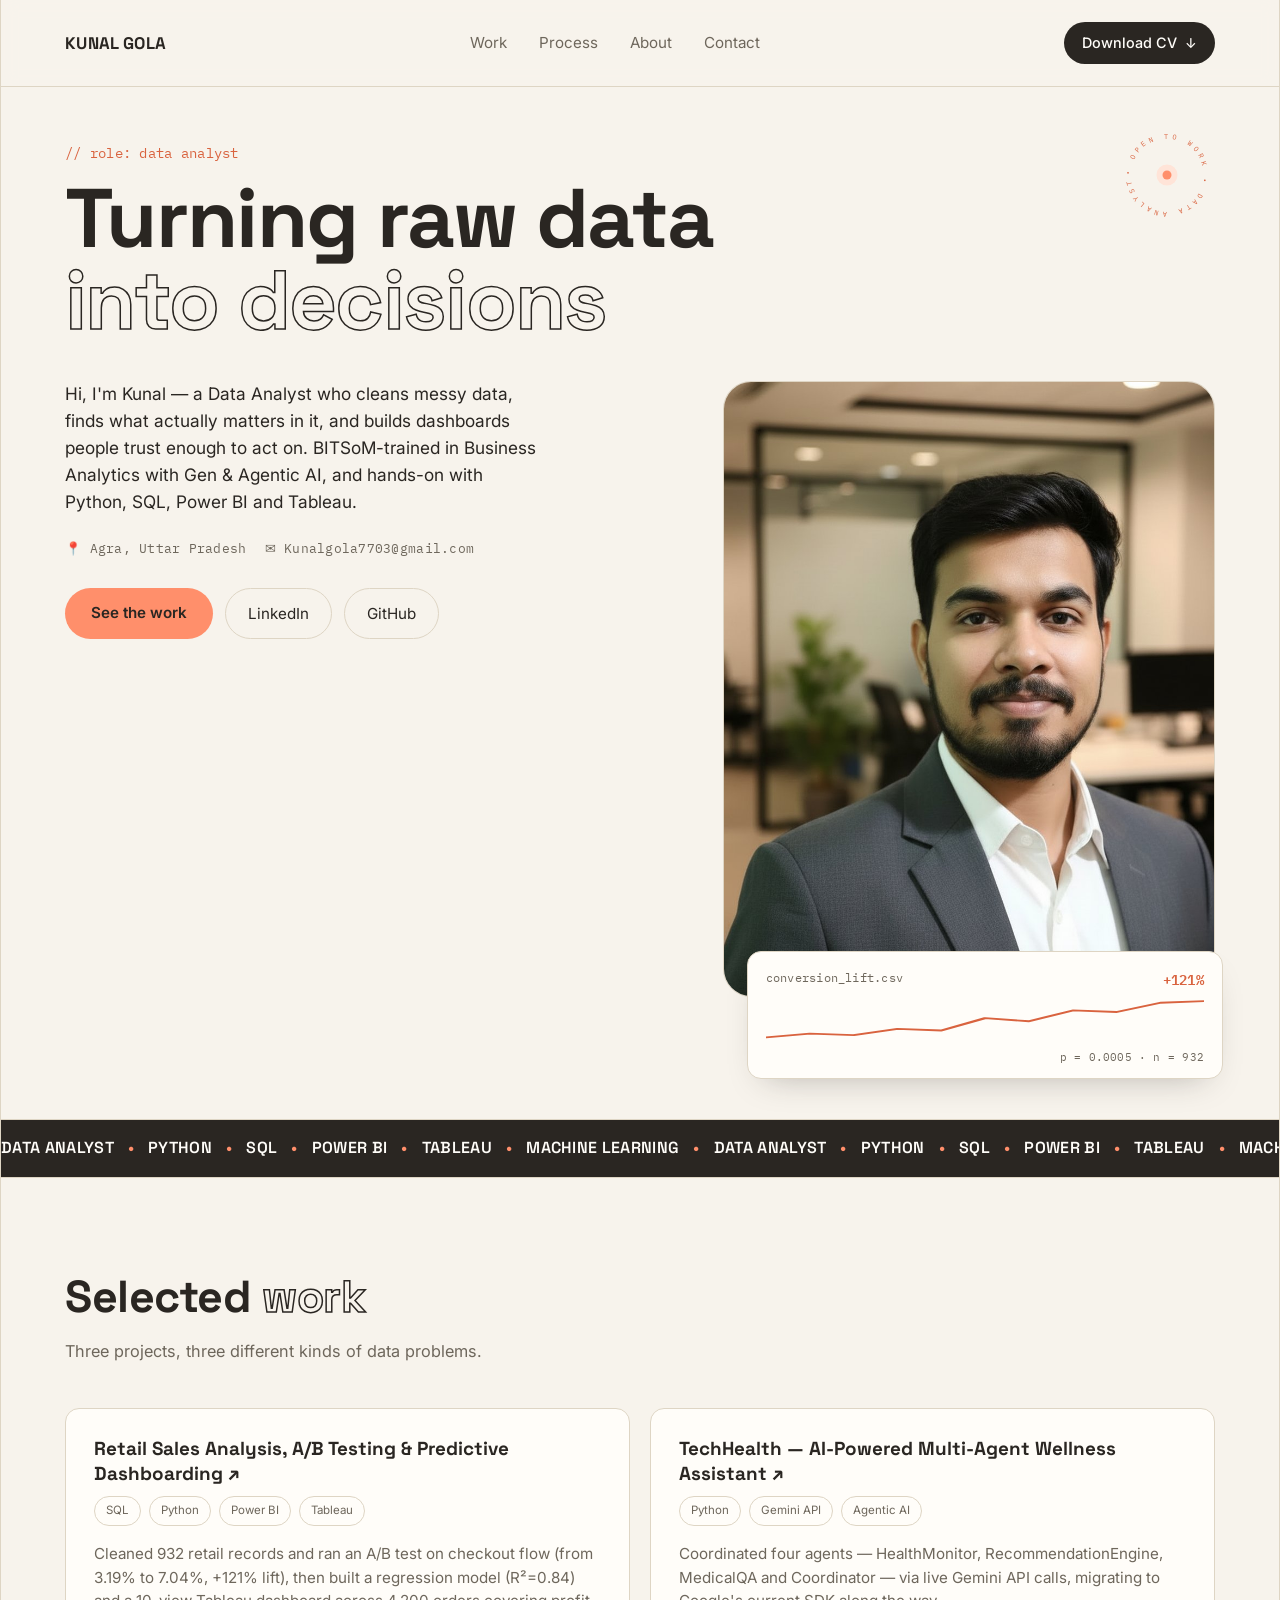
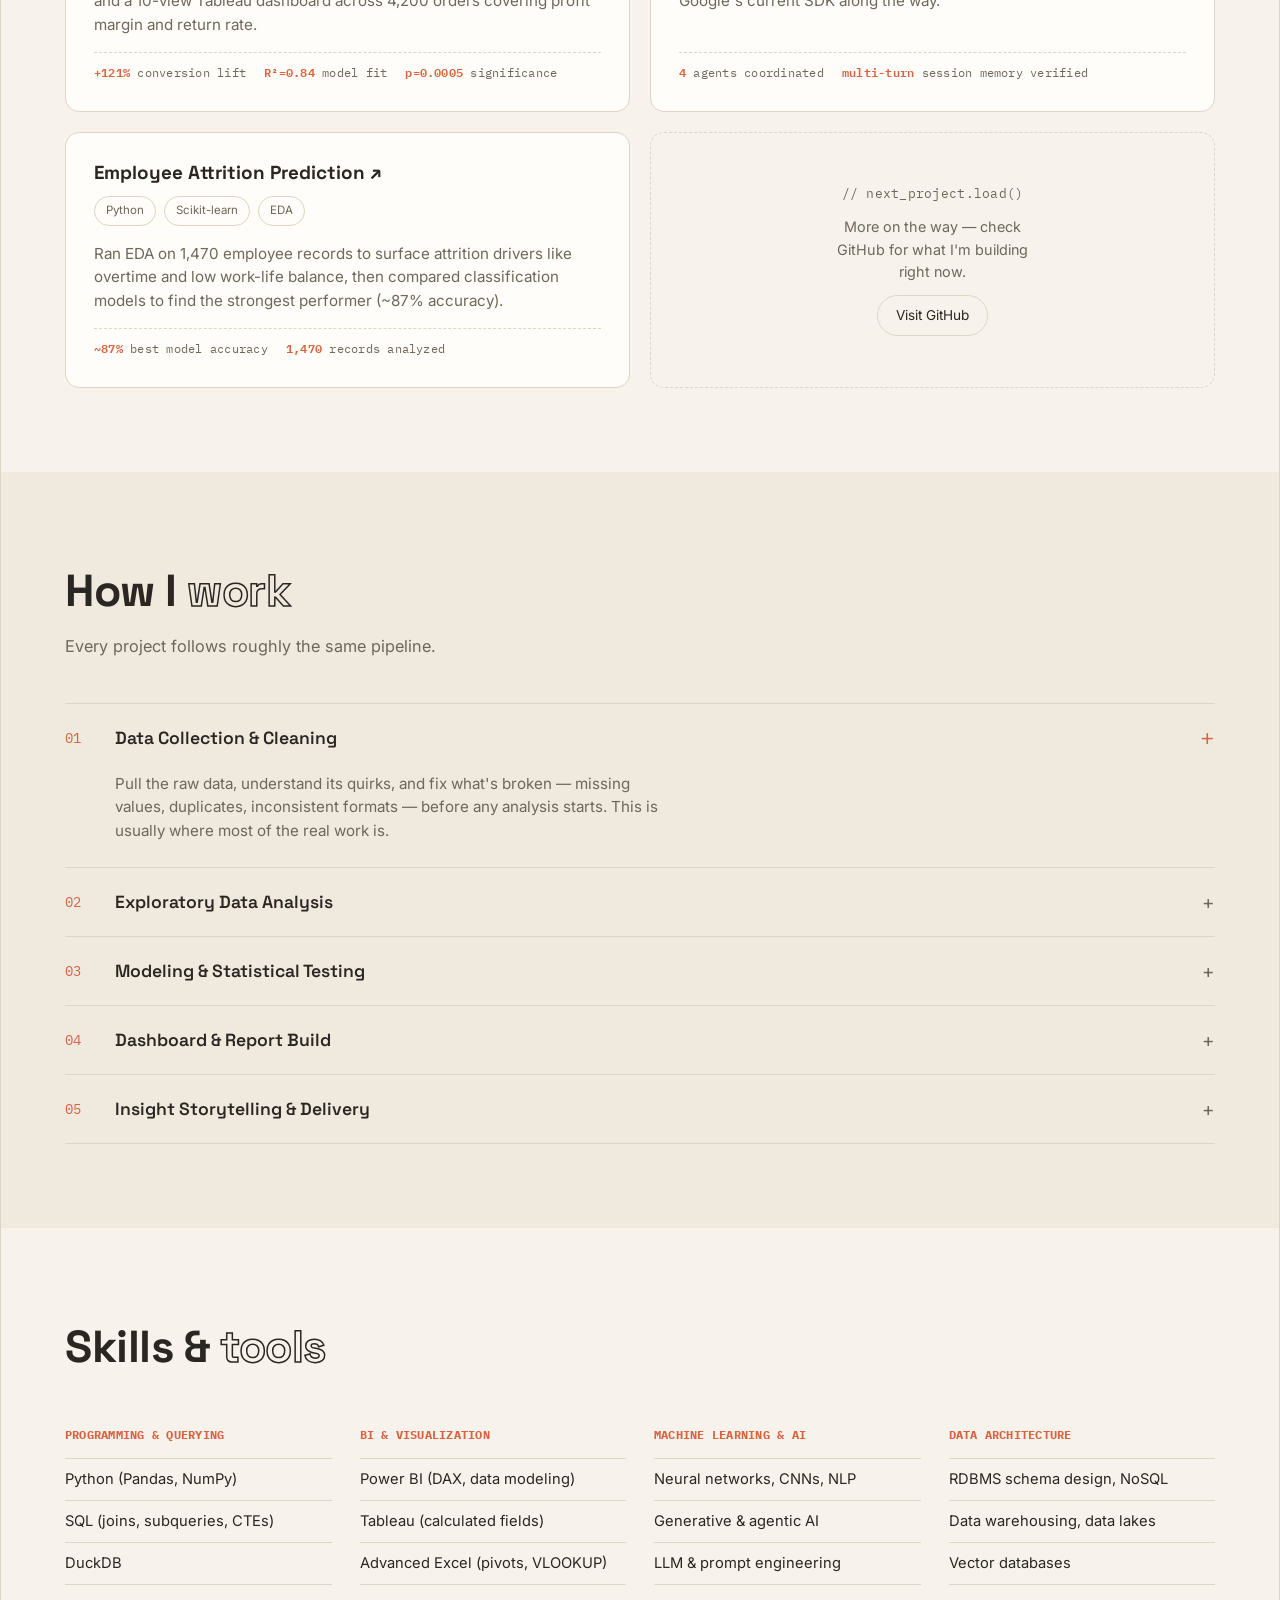
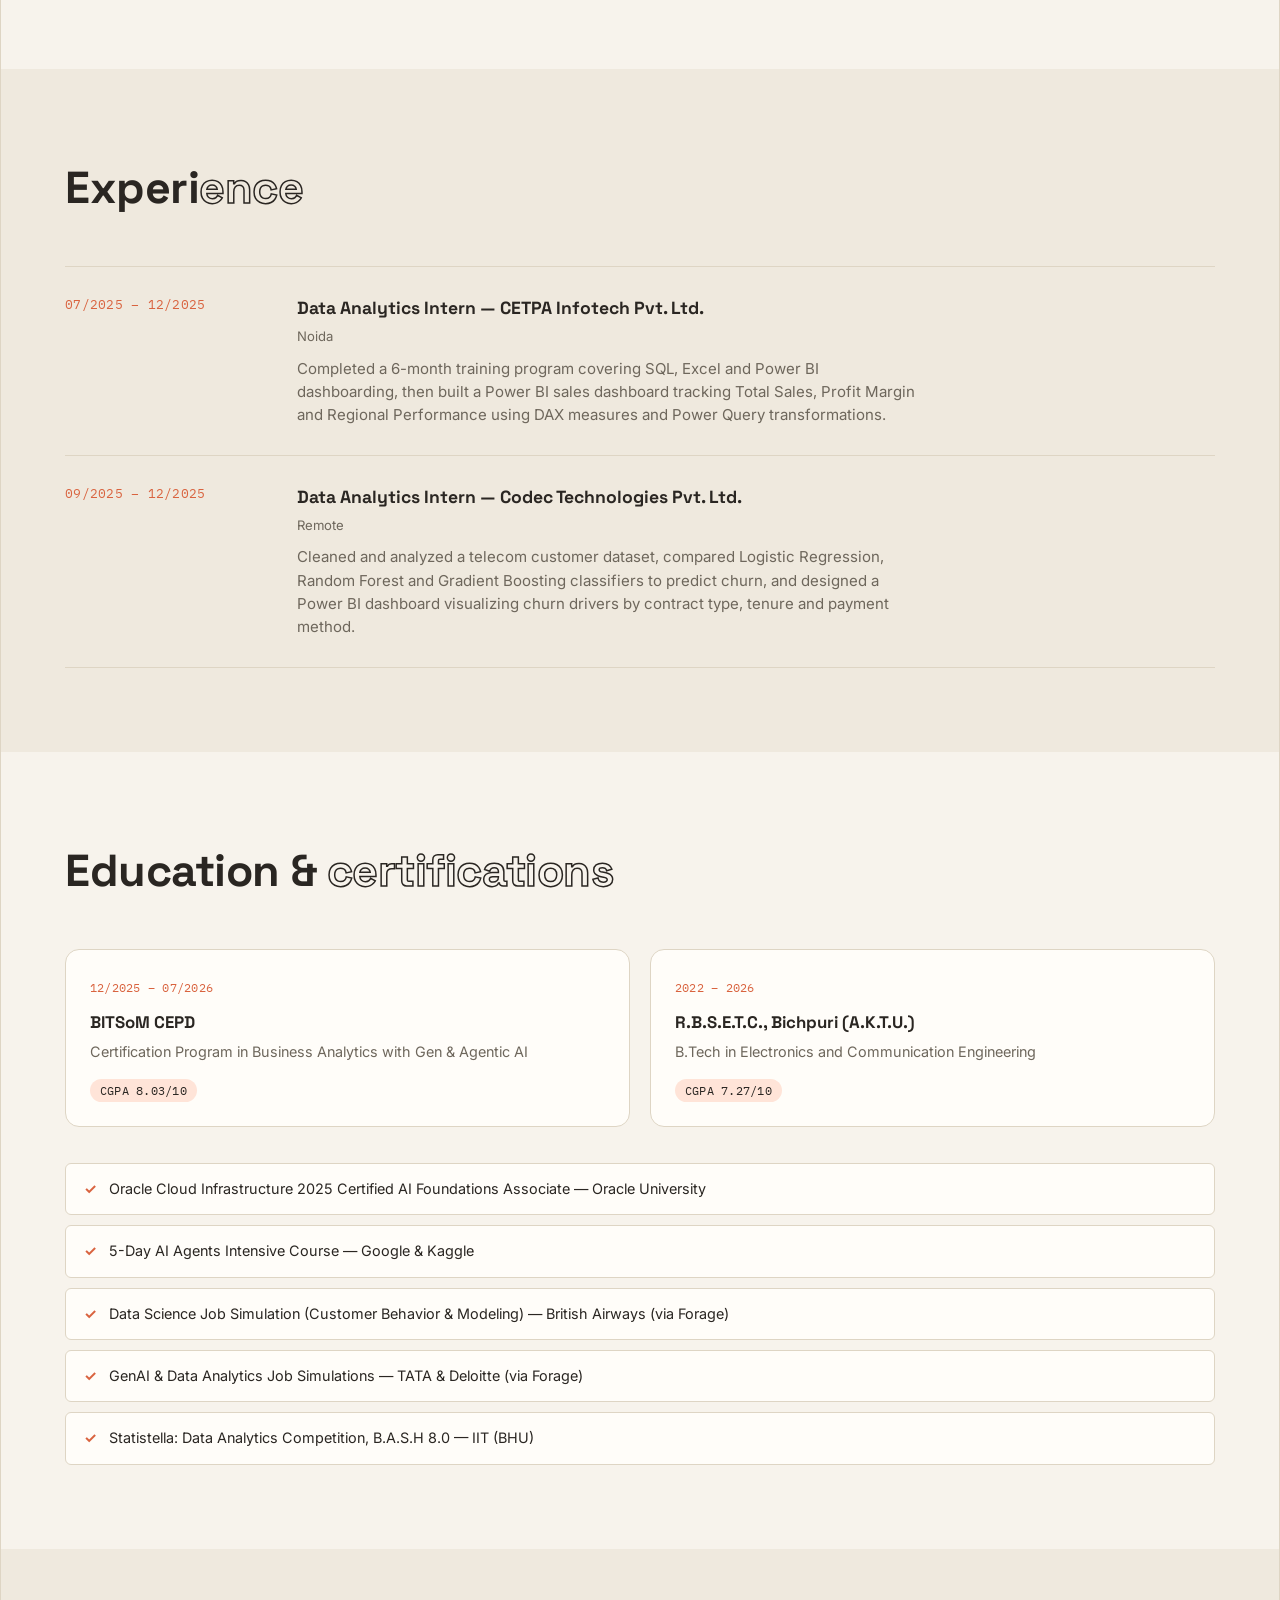
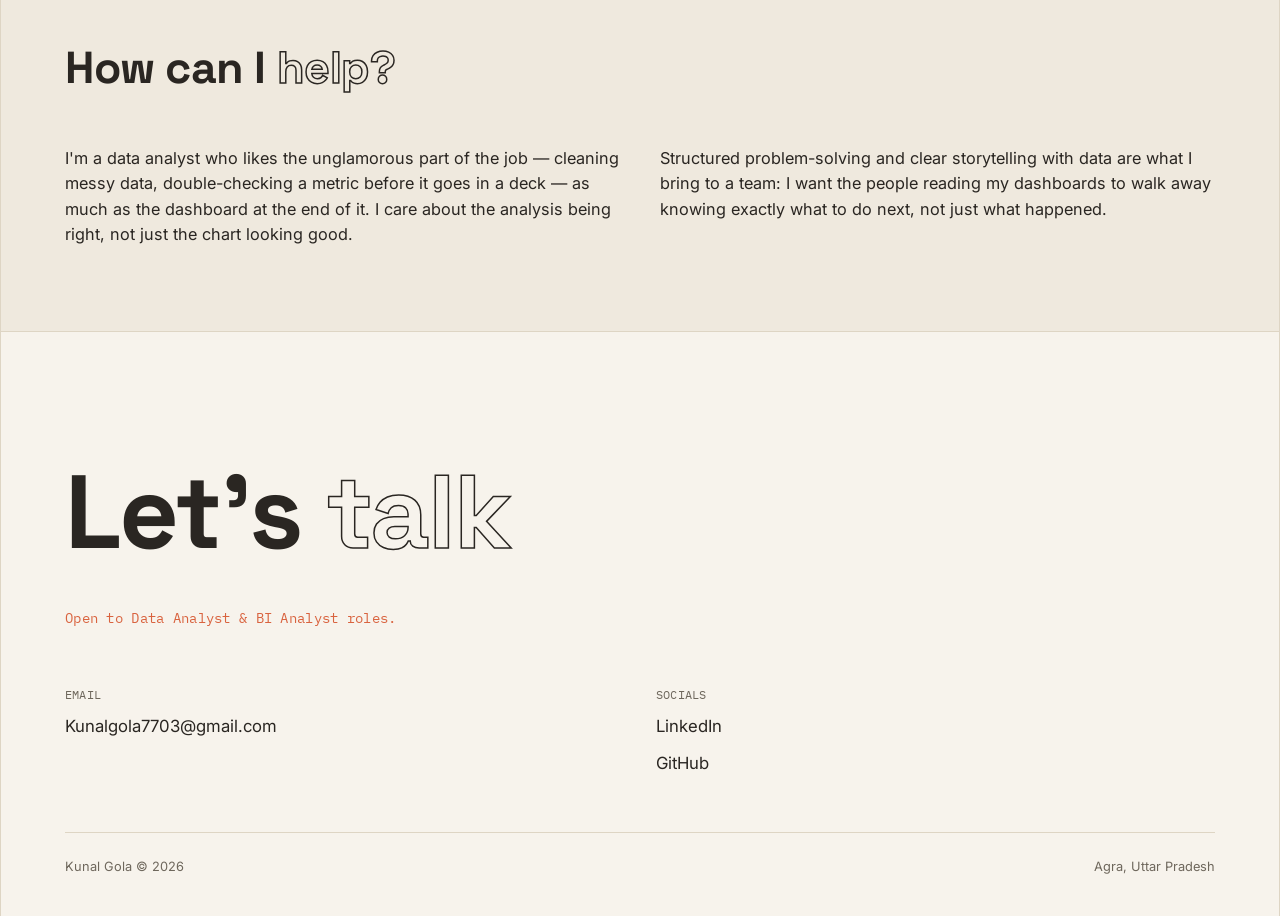
<file: index.html>
<!DOCTYPE html>
<html lang="en">
<head>
<meta charset="UTF-8">
<meta name="viewport" content="width=device-width, initial-scale=1.0">
<title>Kunal Gola — Data Analyst</title>
<meta name="description" content="Kunal Gola — Data Analyst & Business Intelligence. Python, SQL, Power BI, Tableau, and applied ML for real business impact.">

<!-- Open Graph -->
<meta property="og:title" content="Kunal Gola — Data Analyst">
<meta property="og:description" content="Data cleaning, analysis, dashboards & storytelling that drive decisions.">
<meta property="og:type" content="website">

<link rel="preconnect" href="https://fonts.googleapis.com">
<link rel="preconnect" href="https://fonts.gstatic.com" crossorigin>
<link href="https://fonts.googleapis.com/css2?family=Space+Grotesk:wght@400;500;600;700&family=Inter:wght@400;500;600;700&family=IBM+Plex+Mono:wght@400;500;600&display=swap" rel="stylesheet">
<link rel="stylesheet" href="style.css">
</head>
<body>

<div class="page-frame">

  <!-- ===== HEADER ===== -->
  <header class="site-header">
    <a href="#top" class="logo">KUNAL GOLA</a>
    <nav class="nav-links">
      <a href="#work">Work</a>
      <a href="#process">Process</a>
      <a href="#about">About</a>
      <a href="#contact">Contact</a>
    </nav>
    <a href="Kunal_Gola_Resume.pdf" download class="btn-cv">
      Download CV <span class="cv-icon">↓</span>
    </a>
    <button class="menu-toggle" aria-label="Toggle menu">
      <span></span><span></span><span></span>
    </button>
  </header>

  <!-- mobile nav -->
  <nav class="mobile-nav">
    <a href="#work">Work</a>
    <a href="#process">Process</a>
    <a href="#about">About</a>
    <a href="#contact">Contact</a>
    <a href="Kunal_Gola_Resume.pdf" download>Download CV</a>
  </nav>

  <main id="top">

    <!-- ===== HERO ===== -->
    <section class="hero">
      <div class="hero-badge" aria-hidden="true">
        <svg class="badge-spin" viewBox="0 0 100 100">
          <path id="badgeCircle" d="M 50,50 m -38,0 a 38,38 0 1,1 76,0 a 38,38 0 1,1 -76,0" fill="none"/>
          <text font-size="7.2" font-family="IBM Plex Mono">
            <textPath href="#badgeCircle" textLength="232" lengthAdjust="spacing">
              • OPEN TO WORK • DATA ANALYST 
            </textPath>
          </text>
        </svg>
        <span class="badge-dot"></span>
      </div>

      <p class="eyebrow mono">// role: data analyst</p>
      <h1 class="hero-title">
        <span class="line">Turning raw data</span>
        <span class="line outline">into decisions</span>
      </h1>

      <div class="hero-grid">
        <div class="hero-copy">
          <p class="hero-intro">
            Hi, I'm Kunal — a Data Analyst who cleans messy data, finds what actually matters in it,
            and builds dashboards people trust enough to act on. BITSoM-trained in Business Analytics
            with Gen &amp; Agentic AI, and hands-on with Python, SQL, Power BI and Tableau.
          </p>
          <div class="hero-meta">
            <span class="meta-item mono">📍 Agra, Uttar Pradesh</span>
            <span class="meta-item mono">✉ Kunalgola7703@gmail.com</span>
          </div>
          <div class="hero-actions">
            <a href="#work" class="btn-primary">See the work</a>
            <a href="https://www.linkedin.com/in/kunal-gola-025481313/" target="_blank" rel="noopener" class="btn-ghost">LinkedIn</a>
            <a href="https://github.com/Kunalgola7503" target="_blank" rel="noopener" class="btn-ghost">GitHub</a>
          </div>
        </div>

        <div class="hero-visual">
          <div class="photo-frame">
            <img src="assets/headshot.jpg" alt="Kunal Gola" class="hero-photo">
          </div>
          <div class="sparkline-card">
            <div class="sparkline-head">
              <span class="mono sparkline-label">conversion_lift.csv</span>
              <span class="mono sparkline-value">+121%</span>
            </div>
            <svg class="sparkline" viewBox="0 0 240 70" preserveAspectRatio="none">
              <polyline class="sparkline-path" points="0,55 24,50 48,52 72,44 96,46 120,30 144,34 168,20 192,22 216,10 240,8" />
            </svg>
            <div class="sparkline-foot mono">p = 0.0005 · n = 932</div>
          </div>
        </div>
      </div>
    </section>

    <!-- ===== MARQUEE ===== -->
    <div class="marquee">
      <div class="marquee-track">
        <span>DATA ANALYST</span><span class="dot">•</span>
        <span>PYTHON</span><span class="dot">•</span>
        <span>SQL</span><span class="dot">•</span>
        <span>POWER BI</span><span class="dot">•</span>
        <span>TABLEAU</span><span class="dot">•</span>
        <span>MACHINE LEARNING</span><span class="dot">•</span>
        <span>DATA ANALYST</span><span class="dot">•</span>
        <span>PYTHON</span><span class="dot">•</span>
        <span>SQL</span><span class="dot">•</span>
        <span>POWER BI</span><span class="dot">•</span>
        <span>TABLEAU</span><span class="dot">•</span>
        <span>MACHINE LEARNING</span><span class="dot">•</span>
      </div>
    </div>

    <!-- ===== PROJECTS ===== -->
    <section class="work" id="work">
      <div class="section-head">
        <h2 class="section-title">Selected <span class="outline-inline">work</span></h2>
        <p class="section-sub">Three projects, three different kinds of data problems.</p>
      </div>

      <div class="project-grid">

        <article class="project-card">
          <div class="project-top">
            <h3><a href="https://github.com/Kunalgola7503/kunalgola_bitsom_ba_2511156_part4_tableau_dashboard" target="_blank" rel="noopener" style="color:inherit; text-decoration:none;">Retail Sales Analysis, A/B Testing &amp; Predictive Dashboarding ↗</a></h3>
            <div class="tags">
              <span class="tag">SQL</span><span class="tag">Python</span><span class="tag">Power BI</span><span class="tag">Tableau</span>
            </div>
          </div>
          <p class="project-desc">
            Cleaned 932 retail records and ran an A/B test on checkout flow (from 3.19% to 7.04%, +121% lift), then built a regression
            model (R²=0.84) and a 10-view Tableau dashboard across 4,200 orders covering profit margin and return rate.
          </p>
          <div class="metric-row">
            <span class="metric mono"><b>+121%</b> conversion lift</span>
            <span class="metric mono"><b>R²=0.84</b> model fit</span>
            <span class="metric mono"><b>p=0.0005</b> significance</span>
          </div>
        </article>

        <article class="project-card">
          <div class="project-top">
            <h3><a href="https://github.com/Kunalgola7503/TechHealth-AI-Wellness-Assistant" target="_blank" rel="noopener" style="color:inherit; text-decoration:none;">TechHealth — AI-Powered Multi-Agent Wellness Assistant ↗</a></h3>
            <div class="tags">
              <span class="tag">Python</span><span class="tag">Gemini API</span><span class="tag">Agentic AI</span>
            </div>
          </div>
          <p class="project-desc">
            Coordinated four agents — HealthMonitor, RecommendationEngine, MedicalQA and Coordinator —
            via live Gemini API calls, migrating to Google's current SDK along the way.
          </p>
          <div class="metric-row">
            <span class="metric mono"><b>4</b> agents coordinated</span>
            <span class="metric mono"><b>multi-turn</b> session memory verified</span>
          </div>
        </article>

        <article class="project-card">
          <div class="project-top">
            <h3><a href="https://github.com/Kunalgola7503/IBM-HR-Analytics-Attrition" target="_blank" rel="noopener" style="color:inherit; text-decoration:none;">Employee Attrition Prediction ↗</a></h3>
            <div class="tags">
              <span class="tag">Python</span><span class="tag">Scikit-learn</span><span class="tag">EDA</span>
            </div>
          </div>
          <p class="project-desc">
            Ran EDA on 1,470 employee records to surface attrition drivers like overtime and low
            work-life balance, then compared classification models to find the strongest performer (~87% accuracy).
          </p>
          <div class="metric-row">
            <span class="metric mono"><b>~87%</b> best model accuracy</span>
            <span class="metric mono"><b>1,470</b> records analyzed</span>
          </div>
        </article>

        <article class="project-card project-card--empty">
          <div class="empty-inner">
            <span class="mono">// next_project.load()</span>
            <p>More on the way — check GitHub for what I'm building right now.</p>
            <a href="https://github.com/Kunalgola7503" target="_blank" rel="noopener" class="btn-ghost small">Visit GitHub</a>
          </div>
        </article>

      </div>
    </section>

    <!-- ===== PROCESS ===== -->
    <section class="process" id="process">
      <div class="section-head">
        <h2 class="section-title">How I <span class="outline-inline">work</span></h2>
        <p class="section-sub">Every project follows roughly the same pipeline.</p>
      </div>

      <div class="accordion">

        <div class="accordion-item is-open">
          <button class="accordion-trigger">
            <span class="acc-num mono">01</span>
            <span class="acc-title">Data Collection &amp; Cleaning</span>
            <span class="acc-icon">×</span>
          </button>
          <div class="accordion-body">
            <p>Pull the raw data, understand its quirks, and fix what's broken — missing values, duplicates,
            inconsistent formats — before any analysis starts. This is usually where most of the real work is.</p>
          </div>
        </div>

        <div class="accordion-item">
          <button class="accordion-trigger">
            <span class="acc-num mono">02</span>
            <span class="acc-title">Exploratory Data Analysis</span>
            <span class="acc-icon">+</span>
          </button>
          <div class="accordion-body">
            <p>Look for patterns, outliers, and relationships in the data using statistical summaries
            and visualizations, to form hypotheses worth testing further.</p>
          </div>
        </div>

        <div class="accordion-item">
          <button class="accordion-trigger">
            <span class="acc-num mono">03</span>
            <span class="acc-title">Modeling &amp; Statistical Testing</span>
            <span class="acc-icon">+</span>
          </button>
          <div class="accordion-body">
            <p>Where relevant, build regression or classification models and run significance tests —
            A/B tests, p-values — to confirm findings are real, not noise.</p>
          </div>
        </div>

        <div class="accordion-item">
          <button class="accordion-trigger">
            <span class="acc-num mono">04</span>
            <span class="acc-title">Dashboard &amp; Report Build</span>
            <span class="acc-icon">+</span>
          </button>
          <div class="accordion-body">
            <p>Translate findings into a Power BI or Tableau dashboard with the right measures, filters,
            and visuals for the people who'll actually use it day to day.</p>
          </div>
        </div>

        <div class="accordion-item">
          <button class="accordion-trigger">
            <span class="acc-num mono">05</span>
            <span class="acc-title">Insight Storytelling &amp; Delivery</span>
            <span class="acc-icon">+</span>
          </button>
          <div class="accordion-body">
            <p>Present the "so what" — clear takeaways and recommendations for stakeholders, not just
            charts. Data only matters if someone can act on it.</p>
          </div>
        </div>

      </div>
    </section>

    <!-- ===== SKILLS ===== -->
    <section class="skills">
      <div class="section-head">
        <h2 class="section-title">Skills &amp; <span class="outline-inline">tools</span></h2>
      </div>

      <div class="skills-grid">
        <div class="skill-group">
          <h3 class="mono">Programming &amp; Querying</h3>
          <ul>
            <li>Python (Pandas, NumPy)</li>
            <li>SQL (joins, subqueries, CTEs)</li>
            <li>DuckDB</li>
          </ul>
        </div>
        <div class="skill-group">
          <h3 class="mono">BI &amp; Visualization</h3>
          <ul>
            <li>Power BI (DAX, data modeling)</li>
            <li>Tableau (calculated fields)</li>
            <li>Advanced Excel (pivots, VLOOKUP)</li>
          </ul>
        </div>
        <div class="skill-group">
          <h3 class="mono">Machine Learning &amp; AI</h3>
          <ul>
            <li>Neural networks, CNNs, NLP</li>
            <li>Generative &amp; agentic AI</li>
            <li>LLM &amp; prompt engineering</li>
          </ul>
        </div>
        <div class="skill-group">
          <h3 class="mono">Data Architecture</h3>
          <ul>
            <li>RDBMS schema design, NoSQL</li>
            <li>Data warehousing, data lakes</li>
            <li>Vector databases</li>
          </ul>
        </div>
      </div>
    </section>

    <!-- ===== EXPERIENCE ===== -->
    <section class="experience">
      <div class="section-head">
        <h2 class="section-title">Experi<span class="outline-inline">ence</span></h2>
      </div>

      <div class="timeline">
        <div class="timeline-item">
          <div class="timeline-date mono">07/2025 – 12/2025</div>
          <div class="timeline-content">
            <h3>Data Analytics Intern — CETPA Infotech Pvt. Ltd.</h3>
            <p class="timeline-loc">Noida</p>
            <p>Completed a 6-month training program covering SQL, Excel and Power BI dashboarding,
            then built a Power BI sales dashboard tracking Total Sales, Profit Margin and Regional
            Performance using DAX measures and Power Query transformations.</p>
          </div>
        </div>
        <div class="timeline-item">
          <div class="timeline-date mono">09/2025 – 12/2025</div>
          <div class="timeline-content">
            <h3>Data Analytics Intern — Codec Technologies Pvt. Ltd.</h3>
            <p class="timeline-loc">Remote</p>
            <p>Cleaned and analyzed a telecom customer dataset, compared Logistic Regression, Random
            Forest and Gradient Boosting classifiers to predict churn, and designed a Power BI dashboard
            visualizing churn drivers by contract type, tenure and payment method.</p>
          </div>
        </div>
      </div>
    </section>

    <!-- ===== EDUCATION & CERTS ===== -->
    <section class="education">
      <div class="section-head">
        <h2 class="section-title">Education &amp; <span class="outline-inline">certifications</span></h2>
      </div>

      <div class="edu-grid">
        <div class="edu-card">
          <span class="mono edu-date">12/2025 – 07/2026</span>
          <h3>BITSoM CEPD</h3>
          <p>Certification Program in Business Analytics with Gen &amp; Agentic AI</p>
          <span class="mono edu-score">CGPA 8.03/10</span>
        </div>
        <div class="edu-card">
          <span class="mono edu-date">2022 – 2026</span>
          <h3>R.B.S.E.T.C., Bichpuri (A.K.T.U.)</h3>
          <p>B.Tech in Electronics and Communication Engineering</p>
          <span class="mono edu-score">CGPA 7.27/10</span>
        </div>
      </div>

      <div class="cert-list">
        <div class="cert-pill">
          <span class="cert-icon">✓</span>
          <span>Oracle Cloud Infrastructure 2025 Certified AI Foundations Associate — Oracle University</span>
        </div>
        <div class="cert-pill">
          <span class="cert-icon">✓</span>
          <span>5-Day AI Agents Intensive Course — Google &amp; Kaggle</span>
        </div>
        <div class="cert-pill">
          <span class="cert-icon">✓</span>
          <span>Data Science Job Simulation (Customer Behavior &amp; Modeling) — British Airways (via Forage)</span>
        </div>
        <div class="cert-pill">
          <span class="cert-icon">✓</span>
          <span>GenAI &amp; Data Analytics Job Simulations — TATA &amp; Deloitte (via Forage)</span>
        </div>
        <div class="cert-pill">
          <span class="cert-icon">✓</span>
          <span>Statistella: Data Analytics Competition, B.A.S.H 8.0 — IIT (BHU)</span>
        </div>
      </div>
    </section>

    <!-- ===== ABOUT ===== -->
    <section class="about" id="about">
      <div class="section-head">
        <h2 class="section-title">How can I <span class="outline-inline">help?</span></h2>
      </div>
      <div class="about-grid">
        <p>
          I'm a data analyst who likes the unglamorous part of the job — cleaning messy data,
          double-checking a metric before it goes in a deck — as much as the dashboard at the end of it.
          I care about the analysis being right, not just the chart looking good.
        </p>
        <p>
          Structured problem-solving and clear storytelling with data are what I bring to a team:
          I want the people reading my dashboards to walk away knowing exactly what to do next,
          not just what happened.
        </p>
      </div>
    </section>

  </main>

  <!-- ===== CONTACT / FOOTER ===== -->
  <footer class="contact" id="contact">
    <h2 class="contact-title">Let's <span class="outline-inline">talk</span></h2>
    <p class="contact-sub mono">Open to Data Analyst &amp; BI Analyst roles.</p>

    <div class="contact-grid">
      <div class="contact-col">
        <span class="mono contact-label">Email</span>
        <a href="mailto:Kunalgola7703@gmail.com">Kunalgola7703@gmail.com</a>
      </div>
      <div class="contact-col">
        <span class="mono contact-label">Socials</span>
        <a href="https://www.linkedin.com/in/kunal-gola-025481313/" target="_blank" rel="noopener">LinkedIn</a>
        <a href="https://github.com/Kunalgola7503" target="_blank" rel="noopener">GitHub</a>
      </div>
    </div>

    <div class="footer-bottom">
      <span>Kunal Gola © 2026</span>
      <span>Agra, Uttar Pradesh</span>
    </div>
  </footer>

</div>

<script src="script.js"></script>
</body>
</html>
</file>
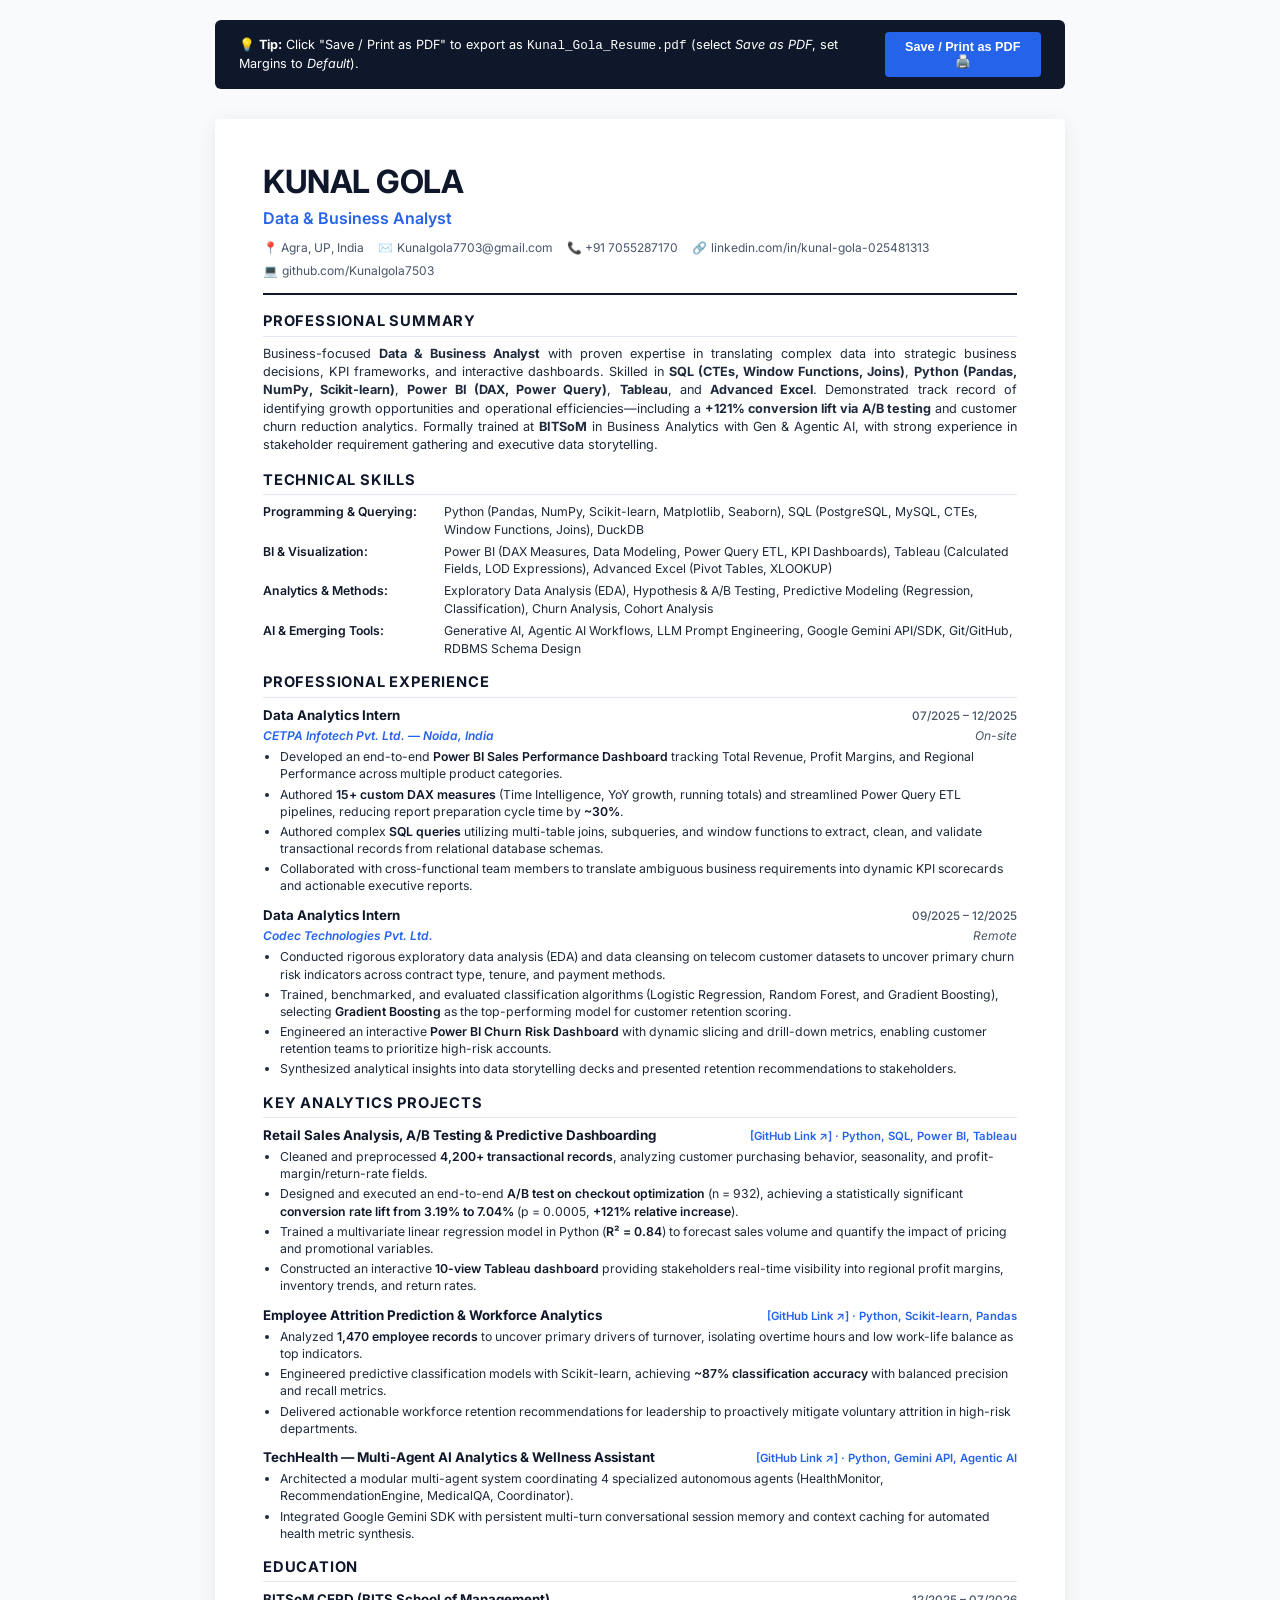
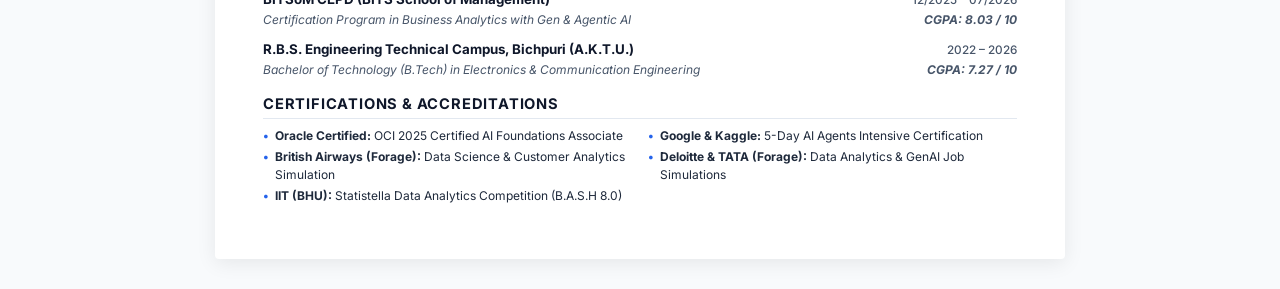
<file: resume.html>
<!DOCTYPE html>
<html lang="en">
<head>
<meta charset="UTF-8">
<meta name="viewport" content="width=device-width, initial-scale=1.0">
<title>Kunal Gola — Data Analyst Resume</title>
<link rel="preconnect" href="https://fonts.googleapis.com">
<link rel="preconnect" href="https://fonts.gstatic.com" crossorigin>
<link href="https://fonts.googleapis.com/css2?family=Inter:wght@300;400;500;600;700&display=swap" rel="stylesheet">
<style>
  :root {
    --primary: #0f172a;
    --accent: #2563eb;
    --text: #1e293b;
    --text-muted: #475569;
    --border: #cbd5e1;
    --bg-badge: #f1f5f9;
  }

  * {
    box-sizing: border-box;
    margin: 0;
    padding: 0;
  }

  body {
    font-family: 'Inter', -apple-system, BlinkMacSystemFont, 'Segoe UI', Roboto, Helvetica, Arial, sans-serif;
    color: var(--text);
    background-color: #f8fafc;
    line-height: 1.45;
    font-size: 10pt;
    -webkit-print-color-adjust: exact;
    print-color-adjust: exact;
  }

  .resume-container {
    max-width: 850px;
    margin: 30px auto;
    background: #ffffff;
    padding: 40px 48px;
    box-shadow: 0 4px 20px rgba(0, 0, 0, 0.08);
    border-radius: 4px;
  }

  /* Header */
  header {
    border-bottom: 2px solid var(--primary);
    padding-bottom: 14px;
    margin-bottom: 16px;
  }

  .name {
    font-size: 24pt;
    font-weight: 700;
    letter-spacing: -0.5px;
    color: var(--primary);
    text-transform: uppercase;
  }

  .title {
    font-size: 12pt;
    font-weight: 600;
    color: var(--accent);
    margin-top: 2px;
    margin-bottom: 8px;
  }

  .contact-bar {
    display: flex;
    flex-wrap: wrap;
    gap: 6px 14px;
    font-size: 9pt;
    color: var(--text-muted);
  }

  .contact-bar a {
    color: var(--text-muted);
    text-decoration: none;
  }

  .contact-bar a:hover {
    color: var(--accent);
    text-decoration: underline;
  }

  .contact-item {
    display: inline-flex;
    align-items: center;
    gap: 4px;
  }

  /* Section Styling */
  section {
    margin-bottom: 15px;
  }

  .section-heading {
    font-size: 11pt;
    font-weight: 700;
    text-transform: uppercase;
    letter-spacing: 0.8px;
    color: var(--primary);
    border-bottom: 1.5px solid #e2e8f0;
    padding-bottom: 3px;
    margin-bottom: 8px;
    display: flex;
    align-items: center;
    justify-content: space-between;
  }

  p.summary {
    font-size: 9.5pt;
    color: var(--text);
    text-align: justify;
    line-height: 1.45;
  }

  /* Skills Grid */
  .skills-list {
    display: grid;
    grid-template-columns: 1fr;
    gap: 4px;
    font-size: 9.2pt;
  }

  .skill-line {
    display: flex;
    gap: 6px;
  }

  .skill-label {
    font-weight: 600;
    color: var(--primary);
    min-width: 175px;
    flex-shrink: 0;
  }

  .skill-values {
    color: var(--text);
  }

  /* Entries: Experience / Projects / Education */
  .entry {
    margin-bottom: 11px;
  }

  .entry:last-child {
    margin-bottom: 0;
  }

  .entry-header {
    display: flex;
    justify-content: space-between;
    align-items: baseline;
    margin-bottom: 2px;
  }

  .entry-title {
    font-size: 10pt;
    font-weight: 700;
    color: var(--primary);
  }

  .entry-org {
    font-weight: 600;
    color: var(--accent);
  }

  .entry-date {
    font-size: 8.8pt;
    font-weight: 500;
    color: var(--text-muted);
    white-space: nowrap;
  }

  .entry-subtitle {
    font-size: 9pt;
    font-style: italic;
    color: var(--text-muted);
    margin-bottom: 4px;
    display: flex;
    justify-content: space-between;
  }

  .tech-stack-tag {
    font-style: normal;
    font-size: 8.5pt;
    font-weight: 600;
    color: var(--accent);
  }

  ul.entry-bullets {
    padding-left: 17px;
    margin-top: 3px;
  }

  ul.entry-bullets li {
    font-size: 9.2pt;
    color: var(--text);
    margin-bottom: 3px;
    line-height: 1.4;
  }

  ul.entry-bullets li strong {
    font-weight: 600;
    color: var(--primary);
  }

  /* Certifications List */
  .cert-grid {
    display: grid;
    grid-template-columns: 1fr 1fr;
    gap: 4px 16px;
    font-size: 9pt;
  }

  .cert-item {
    position: relative;
    padding-left: 12px;
  }

  .cert-item::before {
    content: "•";
    position: absolute;
    left: 0;
    color: var(--accent);
    font-weight: bold;
  }

  /* Print Controls */
  .print-bar {
    max-width: 850px;
    margin: 20px auto 0;
    display: flex;
    justify-content: space-between;
    align-items: center;
    background: #0f172a;
    color: #fff;
    padding: 12px 24px;
    border-radius: 6px;
    font-size: 9.5pt;
  }

  .btn-print {
    background: #2563eb;
    color: #ffffff;
    border: none;
    padding: 8px 18px;
    font-size: 9.5pt;
    font-weight: 600;
    border-radius: 4px;
    cursor: pointer;
    transition: background 0.2s;
  }

  .btn-print:hover {
    background: #1d4ed8;
  }

  @media print {
    body {
      background: #ffffff;
      font-size: 9.5pt;
    }

    .print-bar {
      display: none !important;
    }

    .resume-container {
      max-width: 100%;
      margin: 0;
      padding: 0;
      box-shadow: none;
      border-radius: 0;
    }

    @page {
      margin: 10mm 12mm 10mm 12mm;
      size: A4 portrait;
    }

    .entry {
      page-break-inside: avoid;
    }

    section {
      page-break-inside: auto;
    }
  }
</style>
</head>
<body>

<div class="print-bar">
  <span>💡 <strong>Tip:</strong> Click "Save / Print as PDF" to export as <code>Kunal_Gola_Resume.pdf</code> (select <em>Save as PDF</em>, set Margins to <em>Default</em>).</span>
  <button class="btn-print" onclick="window.print()">Save / Print as PDF 🖨️</button>
</div>

<div class="resume-container">

  <!-- HEADER -->
  <header>
    <div class="name">KUNAL GOLA</div>
    <div class="title">Data & Business Analyst</div>
    <div class="contact-bar">
      <span class="contact-item">📍 Agra, UP, India</span>
      <span class="contact-item">✉️ <a href="mailto:Kunalgola7703@gmail.com">Kunalgola7703@gmail.com</a></span>
      <span class="contact-item">📞 +91 7055287170</span>
      <span class="contact-item">🔗 <a href="https://www.linkedin.com/in/kunal-gola-025481313/" target="_blank">linkedin.com/in/kunal-gola-025481313</a></span>
      <span class="contact-item">💻 <a href="https://github.com/Kunalgola7503" target="_blank">github.com/Kunalgola7503</a></span>
    </div>
  </header>

  <!-- SUMMARY -->
  <section>
    <div class="section-heading">Professional Summary</div>
    <p class="summary">
      Business-focused <strong>Data & Business Analyst</strong> with proven expertise in translating complex data into strategic business decisions, KPI frameworks, and interactive dashboards. Skilled in <strong>SQL (CTEs, Window Functions, Joins)</strong>, <strong>Python (Pandas, NumPy, Scikit-learn)</strong>, <strong>Power BI (DAX, Power Query)</strong>, <strong>Tableau</strong>, and <strong>Advanced Excel</strong>. Demonstrated track record of identifying growth opportunities and operational efficiencies—including a <strong>+121% conversion lift via A/B testing</strong> and customer churn reduction analytics. Formally trained at <strong>BITSoM</strong> in Business Analytics with Gen & Agentic AI, with strong experience in stakeholder requirement gathering and executive data storytelling.
    </p>
  </section>

  <!-- SKILLS -->
  <section>
    <div class="section-heading">Technical Skills</div>
    <div class="skills-list">
      <div class="skill-line">
        <span class="skill-label">Programming & Querying:</span>
        <span class="skill-values">Python (Pandas, NumPy, Scikit-learn, Matplotlib, Seaborn), SQL (PostgreSQL, MySQL, CTEs, Window Functions, Joins), DuckDB</span>
      </div>
      <div class="skill-line">
        <span class="skill-label">BI & Visualization:</span>
        <span class="skill-values">Power BI (DAX Measures, Data Modeling, Power Query ETL, KPI Dashboards), Tableau (Calculated Fields, LOD Expressions), Advanced Excel (Pivot Tables, XLOOKUP)</span>
      </div>
      <div class="skill-line">
        <span class="skill-label">Analytics & Methods:</span>
        <span class="skill-values">Exploratory Data Analysis (EDA), Hypothesis & A/B Testing, Predictive Modeling (Regression, Classification), Churn Analysis, Cohort Analysis</span>
      </div>
      <div class="skill-line">
        <span class="skill-label">AI & Emerging Tools:</span>
        <span class="skill-values">Generative AI, Agentic AI Workflows, LLM Prompt Engineering, Google Gemini API/SDK, Git/GitHub, RDBMS Schema Design</span>
      </div>
    </div>
  </section>

  <!-- EXPERIENCE -->
  <section>
    <div class="section-heading">Professional Experience</div>
    
    <div class="entry">
      <div class="entry-header">
        <span class="entry-title">Data Analytics Intern</span>
        <span class="entry-date">07/2025 – 12/2025</span>
      </div>
      <div class="entry-subtitle">
        <span class="entry-org">CETPA Infotech Pvt. Ltd. — Noida, India</span>
        <span>On-site</span>
      </div>
      <ul class="entry-bullets">
        <li>Developed an end-to-end <strong>Power BI Sales Performance Dashboard</strong> tracking Total Revenue, Profit Margins, and Regional Performance across multiple product categories.</li>
        <li>Authored <strong>15+ custom DAX measures</strong> (Time Intelligence, YoY growth, running totals) and streamlined Power Query ETL pipelines, reducing report preparation cycle time by <strong>~30%</strong>.</li>
        <li>Authored complex <strong>SQL queries</strong> utilizing multi-table joins, subqueries, and window functions to extract, clean, and validate transactional records from relational database schemas.</li>
        <li>Collaborated with cross-functional team members to translate ambiguous business requirements into dynamic KPI scorecards and actionable executive reports.</li>
      </ul>
    </div>

    <div class="entry">
      <div class="entry-header">
        <span class="entry-title">Data Analytics Intern</span>
        <span class="entry-date">09/2025 – 12/2025</span>
      </div>
      <div class="entry-subtitle">
        <span class="entry-org">Codec Technologies Pvt. Ltd.</span>
        <span>Remote</span>
      </div>
      <ul class="entry-bullets">
        <li>Conducted rigorous exploratory data analysis (EDA) and data cleansing on telecom customer datasets to uncover primary churn risk indicators across contract type, tenure, and payment methods.</li>
        <li>Trained, benchmarked, and evaluated classification algorithms (Logistic Regression, Random Forest, and Gradient Boosting), selecting <strong>Gradient Boosting</strong> as the top-performing model for customer retention scoring.</li>
        <li>Engineered an interactive <strong>Power BI Churn Risk Dashboard</strong> with dynamic slicing and drill-down metrics, enabling customer retention teams to prioritize high-risk accounts.</li>
        <li>Synthesized analytical insights into data storytelling decks and presented retention recommendations to stakeholders.</li>
      </ul>
    </div>
  </section>

  <!-- PROJECTS -->
  <section>
    <div class="section-heading">Key Analytics Projects</div>

    <div class="entry">
      <div class="entry-header">
        <span class="entry-title">Retail Sales Analysis, A/B Testing & Predictive Dashboarding</span>
        <span class="tech-stack-tag"><a href="https://github.com/Kunalgola7503/kunalgola_bitsom_ba_2511156_part4_tableau_dashboard" target="_blank" style="color:var(--accent); text-decoration:none;">[GitHub Link ↗]</a> · Python, SQL, Power BI, Tableau</span>
      </div>
      <ul class="entry-bullets">
        <li>Cleaned and preprocessed <strong>4,200+ transactional records</strong>, analyzing customer purchasing behavior, seasonality, and profit-margin/return-rate fields.</li>
        <li>Designed and executed an end-to-end <strong>A/B test on checkout optimization</strong> (n = 932), achieving a statistically significant <strong>conversion rate lift from 3.19% to 7.04%</strong> (p = 0.0005, <strong>+121% relative increase</strong>).</li>
        <li>Trained a multivariate linear regression model in Python (<strong>R² = 0.84</strong>) to forecast sales volume and quantify the impact of pricing and promotional variables.</li>
        <li>Constructed an interactive <strong>10-view Tableau dashboard</strong> providing stakeholders real-time visibility into regional profit margins, inventory trends, and return rates.</li>
      </ul>
    </div>

    <div class="entry">
      <div class="entry-header">
        <span class="entry-title">Employee Attrition Prediction & Workforce Analytics</span>
        <span class="tech-stack-tag"><a href="https://github.com/Kunalgola7503/IBM-HR-Analytics-Attrition" target="_blank" style="color:var(--accent); text-decoration:none;">[GitHub Link ↗]</a> · Python, Scikit-learn, Pandas</span>
      </div>
      <ul class="entry-bullets">
        <li>Analyzed <strong>1,470 employee records</strong> to uncover primary drivers of turnover, isolating overtime hours and low work-life balance as top indicators.</li>
        <li>Engineered predictive classification models with Scikit-learn, achieving <strong>~87% classification accuracy</strong> with balanced precision and recall metrics.</li>
        <li>Delivered actionable workforce retention recommendations for leadership to proactively mitigate voluntary attrition in high-risk departments.</li>
      </ul>
    </div>

    <div class="entry">
      <div class="entry-header">
        <span class="entry-title">TechHealth — Multi-Agent AI Analytics & Wellness Assistant</span>
        <span class="tech-stack-tag"><a href="https://github.com/Kunalgola7503/TechHealth-AI-Wellness-Assistant" target="_blank" style="color:var(--accent); text-decoration:none;">[GitHub Link ↗]</a> · Python, Gemini API, Agentic AI</span>
      </div>
      <ul class="entry-bullets">
        <li>Architected a modular multi-agent system coordinating 4 specialized autonomous agents (HealthMonitor, RecommendationEngine, MedicalQA, Coordinator).</li>
        <li>Integrated Google Gemini SDK with persistent multi-turn conversational session memory and context caching for automated health metric synthesis.</li>
      </ul>
    </div>
  </section>

  <!-- EDUCATION -->
  <section>
    <div class="section-heading">Education</div>
    
    <div class="entry">
      <div class="entry-header">
        <span class="entry-title">BITSoM CEPD (BITS School of Management)</span>
        <span class="entry-date">12/2025 – 07/2026</span>
      </div>
      <div class="entry-subtitle">
        <span>Certification Program in Business Analytics with Gen & Agentic AI</span>
        <span><strong>CGPA: 8.03 / 10</strong></span>
      </div>
    </div>

    <div class="entry">
      <div class="entry-header">
        <span class="entry-title">R.B.S. Engineering Technical Campus, Bichpuri (A.K.T.U.)</span>
        <span class="entry-date">2022 – 2026</span>
      </div>
      <div class="entry-subtitle">
        <span>Bachelor of Technology (B.Tech) in Electronics & Communication Engineering</span>
        <span><strong>CGPA: 7.27 / 10</strong></span>
      </div>
    </div>
  </section>

  <!-- CERTIFICATIONS -->
  <section>
    <div class="section-heading">Certifications & Accreditations</div>
    <div class="cert-grid">
      <div class="cert-item"><strong>Oracle Certified:</strong> OCI 2025 Certified AI Foundations Associate</div>
      <div class="cert-item"><strong>Google & Kaggle:</strong> 5-Day AI Agents Intensive Certification</div>
      <div class="cert-item"><strong>British Airways (Forage):</strong> Data Science & Customer Analytics Simulation</div>
      <div class="cert-item"><strong>Deloitte & TATA (Forage):</strong> Data Analytics & GenAI Job Simulations</div>
      <div class="cert-item"><strong>IIT (BHU):</strong> Statistella Data Analytics Competition (B.A.S.H 8.0)</div>
    </div>
  </section>

</div>

</body>
</html>
</file>
<file: style.css>
/* =========================================================
   TOKENS
========================================================= */
:root{
  --bg:            #F7F3EC;
  --bg-alt:        #EFE9DE;
  --ink:           #2A2622;
  --ink-soft:      #6E675C;
  --line:          #DED5C4;
  --accent:        #FF8F6B;
  --accent-deep:   #D9633F;
  --accent-tint:   #FFE4D8;
  --paper:         #FFFDF9;

  --font-display: "Space Grotesk", sans-serif;
  --font-body:    "Inter", sans-serif;
  --font-mono:    "IBM Plex Mono", monospace;

  --radius-s: 6px;
  --radius-m: 14px;
  --radius-l: 28px;

  --max-w: 1180px;
}

*{ box-sizing: border-box; }
html{ scroll-behavior: smooth; }

body{
  margin:0;
  background: var(--bg);
  color: var(--ink);
  font-family: var(--font-body);
  font-size: 16px;
  line-height: 1.55;
  -webkit-font-smoothing: antialiased;
}

img{ max-width:100%; display:block; }
a{ color: inherit; text-decoration:none; }
ul{ margin:0; padding:0; list-style:none; }
button{ font-family: inherit; background:none; border:none; cursor:pointer; color:inherit; }

.mono{ font-family: var(--font-mono); letter-spacing: 0.02em; }

@media (prefers-reduced-motion: reduce){
  *{ animation-duration: 0.001ms !important; animation-iteration-count: 1 !important; transition-duration: 0.001ms !important; scroll-behavior:auto !important; }
}

:focus-visible{
  outline: 2px solid var(--accent-deep);
  outline-offset: 3px;
  border-radius: 3px;
}

/* =========================================================
   PAGE FRAME
========================================================= */
.page-frame{
  max-width: 1400px;
  margin: 0 auto;
  border-left: 1px solid var(--line);
  border-right: 1px solid var(--line);
}

section, .site-header, footer.contact{
  padding-left: clamp(20px, 5vw, 72px);
  padding-right: clamp(20px, 5vw, 72px);
}

.section-head{ max-width: 640px; margin-bottom: 44px; }
.section-title{
  font-family: var(--font-display);
  font-weight: 700;
  font-size: clamp(2rem, 4vw, 2.8rem);
  margin: 0 0 8px;
  letter-spacing: -0.01em;
}
.section-sub{ color: var(--ink-soft); margin:0; font-size: 1.02rem; }

.outline-inline{
  color: transparent;
  -webkit-text-stroke: 1.5px var(--ink);
}

/* =========================================================
   HEADER
========================================================= */
.site-header{
  display:flex;
  align-items:center;
  justify-content:space-between;
  gap: 24px;
  padding-top: 22px;
  padding-bottom: 22px;
  border-bottom: 1px solid var(--line);
  position: sticky;
  top:0;
  background: rgba(247,243,236,0.88);
  backdrop-filter: blur(8px);
  z-index: 50;
}
.logo{
  font-family: var(--font-display);
  font-weight: 700;
  font-size: 1.05rem;
  letter-spacing: 0.02em;
}
.nav-links{ display:flex; gap: 32px; }
.nav-links a{ font-size: 0.95rem; color: var(--ink-soft); transition: color .15s ease; }
.nav-links a:hover{ color: var(--accent-deep); }

.btn-cv{
  display:inline-flex; align-items:center; gap:8px;
  background: var(--ink);
  color: var(--paper);
  padding: 10px 18px;
  border-radius: 999px;
  font-size: 0.9rem;
  font-weight: 500;
  transition: background .15s ease, transform .15s ease;
}
.btn-cv:hover{ background: var(--accent-deep); transform: translateY(-1px); }
.cv-icon{ font-size: 0.85rem; }

.menu-toggle{ display:none; flex-direction:column; gap:5px; padding: 6px; }
.menu-toggle span{ width: 22px; height: 2px; background: var(--ink); display:block; }

.mobile-nav{
  display:none;
  flex-direction:column;
  border-bottom: 1px solid var(--line);
  background: var(--paper);
}
.mobile-nav a{
  padding: 16px clamp(20px,5vw,72px);
  border-top: 1px solid var(--line);
  font-size: 1rem;
}
.mobile-nav.is-open{ display:flex; }

/* =========================================================
   HERO
========================================================= */
.hero{
  padding-top: 56px;
  padding-bottom: 40px;
  position: relative;
}

.hero-badge{
  position:absolute;
  top: 40px;
  right: clamp(20px, 5vw, 72px);
  width: 96px; height: 96px;
}
.badge-spin{ width:100%; height:100%; animation: spin 14s linear infinite; }
.badge-spin path{ }
.badge-spin text{ fill: var(--accent-deep); }
.badge-dot{
  position:absolute; top:50%; left:50%;
  transform: translate(-50%,-50%);
  width: 9px; height:9px; border-radius:50%;
  background: var(--accent);
  box-shadow: 0 0 0 6px var(--accent-tint);
}
@keyframes spin{ to{ transform: rotate(360deg); } }

.eyebrow{ color: var(--accent-deep); font-size: 0.85rem; margin: 0 0 14px; }

.hero-title{
  font-family: var(--font-display);
  font-weight: 700;
  font-size: clamp(2.6rem, 7vw, 5.2rem);
  line-height: 0.98;
  letter-spacing: -0.02em;
  margin: 0 0 40px;
}
.hero-title .line{ display:block; }
.hero-title .outline{
  color: transparent;
  -webkit-text-stroke: 1.5px var(--ink);
}

.hero-grid{
  display:grid;
  grid-template-columns: 1.1fr 0.9fr;
  gap: 56px;
  align-items:start;
}

.hero-intro{ font-size: 1.08rem; max-width: 480px; color: var(--ink); margin: 0 0 24px; }

.hero-meta{ display:flex; flex-wrap:wrap; gap: 18px; margin-bottom: 28px; }
.meta-item{ font-size: 0.82rem; color: var(--ink-soft); }

.hero-actions{ display:flex; flex-wrap:wrap; gap: 12px; }

.btn-primary{
  background: var(--accent);
  color: var(--ink);
  padding: 13px 26px;
  border-radius: 999px;
  font-weight: 600;
  font-size: 0.95rem;
  transition: background .15s ease, transform .15s ease;
}
.btn-primary:hover{ background: var(--accent-deep); color: var(--paper); transform: translateY(-1px); }

.btn-ghost{
  border: 1px solid var(--line);
  padding: 13px 22px;
  border-radius: 999px;
  font-size: 0.95rem;
  transition: border-color .15s ease, color .15s ease;
}
.btn-ghost:hover{ border-color: var(--accent-deep); color: var(--accent-deep); }
.btn-ghost.small{ padding: 9px 18px; font-size: 0.85rem; }

.hero-visual{ position: relative; }
.photo-frame{
  border-radius: var(--radius-l);
  overflow: hidden;
  aspect-ratio: 4/5;
  background: var(--accent-tint);
  border: 1px solid var(--line);
}
.hero-photo{ width:100%; height:100%; object-fit: cover; }

.sparkline-card{
  margin-top: -46px;
  margin-left: 24px;
  margin-right: -8px;
  position: relative;
  background: var(--paper);
  border: 1px solid var(--line);
  border-radius: var(--radius-m);
  padding: 16px 18px 12px;
  box-shadow: 0 14px 34px -18px rgba(42,38,34,0.35);
}
.sparkline-head{ display:flex; justify-content:space-between; align-items:center; margin-bottom: 6px; }
.sparkline-label{ font-size: 0.72rem; color: var(--ink-soft); }
.sparkline-value{ font-size: 0.85rem; color: var(--accent-deep); font-weight:600; }
.sparkline{ width: 100%; height: 54px; display:block; }
.sparkline-path{
  fill:none; stroke: var(--accent-deep); stroke-width: 2.4;
  stroke-linecap: round; stroke-linejoin: round;
  stroke-dasharray: 340; stroke-dashoffset: 340;
  animation: draw 1.6s ease forwards 0.4s;
}
@keyframes draw{ to{ stroke-dashoffset: 0; } }
.sparkline-foot{ font-size: 0.68rem; color: var(--ink-soft); text-align:right; }

/* =========================================================
   MARQUEE
========================================================= */
.marquee{
  border-top: 1px solid var(--line);
  border-bottom: 1px solid var(--line);
  background: var(--ink);
  overflow: hidden;
  padding: 16px 0;
}
.marquee-track{
  display:flex;
  align-items:center;
  gap: 14px;
  white-space: nowrap;
  width: max-content;
  animation: scroll-left 26s linear infinite;
  font-family: var(--font-display);
  font-weight: 600;
  font-size: 1rem;
  color: var(--paper);
  letter-spacing: 0.02em;
}
.marquee-track .dot{ color: var(--accent); }
@keyframes scroll-left{
  from{ transform: translateX(0); }
  to{ transform: translateX(-50%); }
}

/* =========================================================
   PROJECTS
========================================================= */
.work{ padding-top: 84px; padding-bottom: 84px; }

.project-grid{
  display:grid;
  grid-template-columns: 1fr 1fr;
  gap: 20px;
}

.project-card{
  background: var(--paper);
  border: 1px solid var(--line);
  border-radius: var(--radius-m);
  padding: 28px;
  display:flex;
  flex-direction:column;
  gap: 16px;
  transition: transform .18s ease, box-shadow .18s ease, border-color .18s ease;
}
.project-card:hover{
  transform: translateY(-4px);
  box-shadow: 0 20px 40px -24px rgba(42,38,34,0.28);
  border-color: var(--accent);
}

.project-top h3{
  font-family: var(--font-display);
  font-size: 1.18rem;
  margin: 0 0 10px;
  line-height: 1.3;
}
.tags{ display:flex; flex-wrap:wrap; gap: 8px; }
.tag{
  font-size: 0.72rem;
  border: 1px solid var(--line);
  padding: 5px 11px;
  border-radius: 999px;
  color: var(--ink-soft);
}

.project-desc{ color: var(--ink-soft); font-size: 0.95rem; margin:0; flex-grow:1; }

.metric-row{ display:flex; flex-wrap:wrap; gap: 10px 18px; padding-top: 10px; border-top: 1px dashed var(--line); }
.metric{ font-size: 0.76rem; color: var(--ink-soft); }
.metric b{ color: var(--accent-deep); font-weight:600; }

.project-card--empty{
  align-items:center; justify-content:center; text-align:center;
  border-style: dashed;
  background: transparent;
}
.empty-inner{ display:flex; flex-direction:column; gap:12px; align-items:center; }
.empty-inner .mono{ color: var(--ink-soft); font-size: 0.82rem; }
.empty-inner p{ color: var(--ink-soft); margin:0; max-width: 220px; font-size: 0.9rem; }

/* =========================================================
   PROCESS / ACCORDION
========================================================= */
.process{ padding-top: 84px; padding-bottom: 84px; background: var(--bg-alt); }

.accordion-item{ border-top: 1px solid var(--line); }
.accordion-item:last-child{ border-bottom: 1px solid var(--line); }

.accordion-trigger{
  width:100%;
  display:flex;
  align-items:center;
  gap: 22px;
  padding: 22px 0;
  text-align:left;
}
.acc-num{ color: var(--accent-deep); font-size: 0.85rem; width: 28px; flex-shrink:0; }
.acc-title{ font-family: var(--font-display); font-weight: 600; font-size: 1.1rem; flex-grow:1; }
.acc-icon{ font-size: 1.2rem; color: var(--ink-soft); transition: transform .2s ease; }
.accordion-item.is-open .acc-icon{ transform: rotate(45deg); color: var(--accent-deep); }

.accordion-body{
  max-height:0;
  overflow:hidden;
  transition: max-height .3s ease, padding .3s ease;
  padding: 0 0 0 50px;
}
.accordion-item.is-open .accordion-body{ max-height: 200px; padding: 0 0 24px 50px; }
.accordion-body p{ color: var(--ink-soft); max-width: 560px; margin:0; font-size: 0.95rem; }

/* =========================================================
   SKILLS
========================================================= */
.skills{ padding-top: 84px; padding-bottom: 84px; }
.skills-grid{
  display:grid;
  grid-template-columns: repeat(4, 1fr);
  gap: 28px;
}
.skill-group h3{
  font-size: 0.78rem;
  color: var(--accent-deep);
  margin: 0 0 14px;
  text-transform: uppercase;
}
.skill-group li{
  padding: 9px 0;
  border-top: 1px solid var(--line);
  font-size: 0.92rem;
}
.skill-group li:last-child{ border-bottom: 1px solid var(--line); }

/* =========================================================
   EXPERIENCE
========================================================= */
.experience{ padding-top: 84px; padding-bottom: 84px; background: var(--bg-alt); }
.timeline{ display:flex; flex-direction:column; }
.timeline-item{
  display:grid;
  grid-template-columns: 200px 1fr;
  gap: 32px;
  padding: 28px 0;
  border-top: 1px solid var(--line);
}
.timeline-item:last-child{ border-bottom: 1px solid var(--line); }
.timeline-date{ color: var(--accent-deep); font-size: 0.82rem; }
.timeline-content h3{ font-family: var(--font-display); font-size: 1.1rem; margin: 0 0 4px; }
.timeline-loc{ color: var(--ink-soft); font-size: 0.82rem; margin: 0 0 10px; }
.timeline-content p:last-child{ margin:0; color: var(--ink-soft); font-size: 0.94rem; max-width: 620px; }

/* =========================================================
   EDUCATION & CERTS
========================================================= */
.education{ padding-top: 84px; padding-bottom: 84px; }
.edu-grid{
  display:grid;
  grid-template-columns: 1fr 1fr;
  gap: 20px;
  margin-bottom: 36px;
}
.edu-card{
  border: 1px solid var(--line);
  border-radius: var(--radius-m);
  padding: 24px;
  background: var(--paper);
}
.edu-date{ color: var(--accent-deep); font-size: 0.76rem; }
.edu-card h3{ font-family: var(--font-display); font-size: 1.05rem; margin: 10px 0 6px; }
.edu-card p{ color: var(--ink-soft); font-size: 0.9rem; margin: 0 0 14px; }
.edu-score{ font-size: 0.76rem; color: var(--ink); background: var(--accent-tint); padding: 4px 10px; border-radius: 999px; }

.cert-list{ display:flex; flex-direction:column; gap: 10px; }
.cert-pill{
  display:flex; align-items:center; gap: 12px;
  border: 1px solid var(--line);
  border-radius: var(--radius-s);
  padding: 14px 18px;
  font-size: 0.9rem;
  background: var(--paper);
}
.cert-icon{ color: var(--accent-deep); font-weight:700; }

/* =========================================================
   ABOUT
========================================================= */
.about{ padding-top: 84px; padding-bottom: 84px; background: var(--bg-alt); }
.about-grid{
  display:grid;
  grid-template-columns: 1fr 1fr;
  gap: 40px;
}
.about-grid p{ margin:0; font-size: 1.02rem; color: var(--ink); }

/* =========================================================
   CONTACT / FOOTER
========================================================= */
.contact{
  padding-top: 100px;
  padding-bottom: 40px;
  border-top: 1px solid var(--line);
}
.contact-title{
  font-family: var(--font-display);
  font-weight: 700;
  font-size: clamp(3rem, 10vw, 6.5rem);
  margin: 0 0 14px;
  letter-spacing: -0.02em;
}
.contact-sub{ color: var(--accent-deep); margin: 0 0 56px; font-size: 0.9rem; }

.contact-grid{
  display:grid;
  grid-template-columns: repeat(auto-fit, minmax(220px, 1fr));
  gap: 32px;
  padding-bottom: 56px;
  border-bottom: 1px solid var(--line);
}
.contact-col{ display:flex; flex-direction:column; gap: 10px; }
.contact-label{ font-size: 0.72rem; color: var(--ink-soft); text-transform:uppercase; }
.contact-col a{
  font-size: 1.05rem;
  transition: color .15s ease;
}
.contact-col a:hover{ color: var(--accent-deep); }

.footer-bottom{
  display:flex; justify-content:space-between;
  padding-top: 24px;
  font-size: 0.8rem;
  color: var(--ink-soft);
}

/* =========================================================
   RESPONSIVE
========================================================= */
@media (max-width: 900px){
  .nav-links{ display:none; }
  .menu-toggle{ display:flex; }
  .hero-grid{ grid-template-columns: 1fr; }
  .hero-visual{ order:-1; max-width: 340px; }
  .project-grid{ grid-template-columns: 1fr; }
  .skills-grid{ grid-template-columns: 1fr 1fr; }
  .edu-grid{ grid-template-columns: 1fr; }
  .about-grid{ grid-template-columns: 1fr; }
  .contact-grid{ grid-template-columns: 1fr; }
  .timeline-item{ grid-template-columns: 1fr; gap: 8px; }
  .hero-badge{ width: 74px; height:74px; top: 24px; }
}

@media (max-width: 560px){
  .skills-grid{ grid-template-columns: 1fr; }
  .sparkline-card{ margin-left: 0; }
}
</file>
